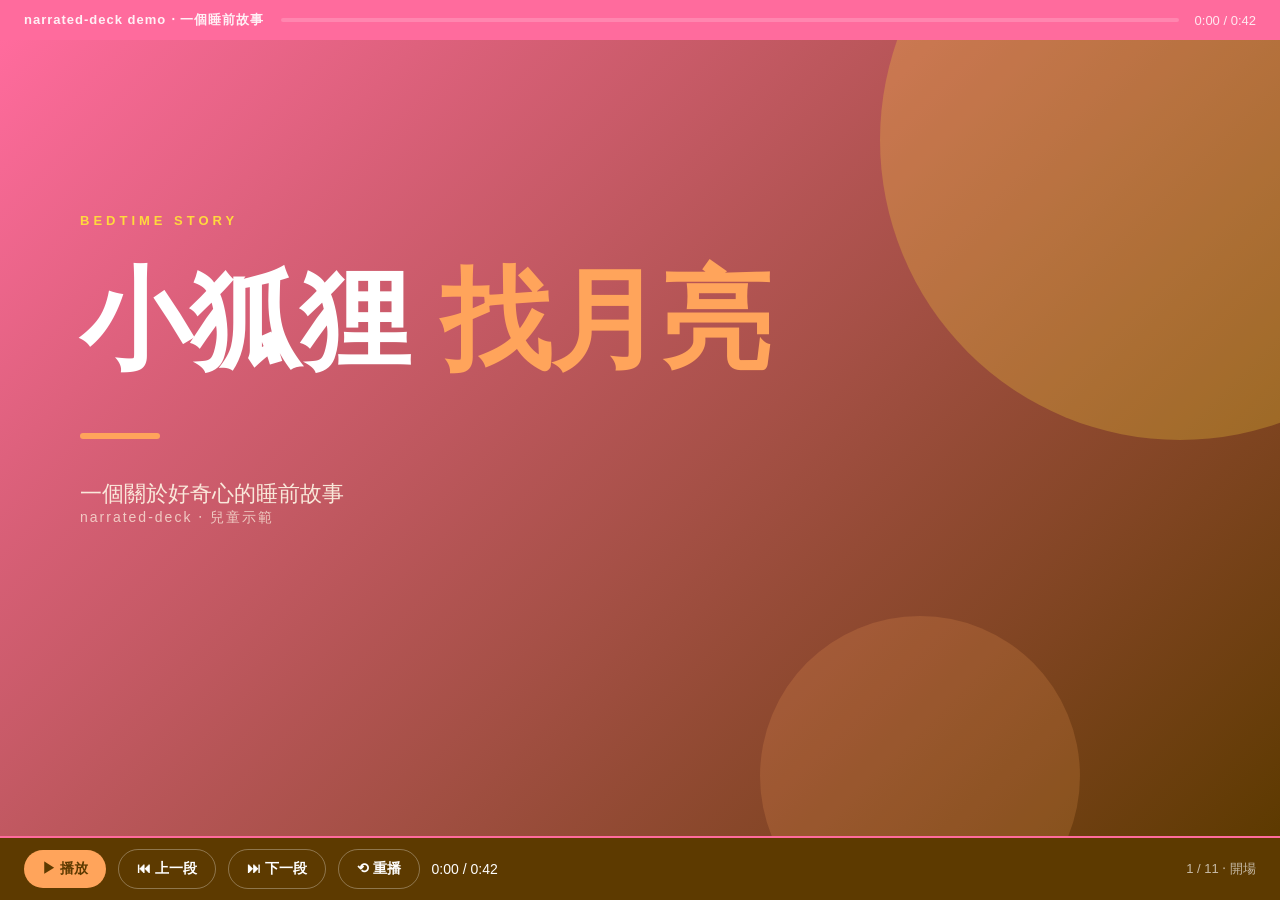
<file: plugins/narrated-deck/examples/minimal/index.html>
<!DOCTYPE html>
<html lang="zh-Hant">
<head>
<meta charset="utf-8">
<title>小狐狸找月亮 ‧ 一個睡前故事</title>
<meta name="viewport" content="width=device-width, initial-scale=1">
<style>
/* ── Theme tokens (overridden by themes/{theme}.css below) ──────── */
:root {
  --primary: #2C5F2D;
  --secondary: #97BC62;
  --accent: #C7392F;
  --warn: #E8A93C;
  --cream: #F5F4EC;
  --ink: #1A2E1B;
  --dim: #6B7770;
  --white: #ffffff;
  --display-font: "Microsoft JhengHei", "PingFang TC", "Noto Sans CJK TC", "Source Han Sans TC", sans-serif;
}
* { box-sizing: border-box; margin: 0; padding: 0; }
html, body {
  width: 100%; height: 100%; overflow: hidden;
  font-family: var(--display-font);
  background: #000; color: var(--ink);
}
#stage {
  position: relative; width: 100vw; height: 100vh;
  background: var(--cream); overflow: hidden;
  display: flex; flex-direction: column;
}

/* ── Top bar ───────────────────────────────────── */
.topbar {
  height: 40px; background: var(--primary); color: white;
  display: flex; align-items: center; padding: 0 24px;
  font-size: 13px; gap: 16px; flex-shrink: 0;
}
.crumb { opacity: 0.9; font-weight: 600; letter-spacing: 1px; }
.progress { flex: 1; height: 4px; background: rgba(255,255,255,0.18); border-radius: 2px; position: relative; }
.progress-bar { position: absolute; top: 0; left: 0; bottom: 0; width: 0%; background: var(--warn); border-radius: 2px; transition: width 0.15s; }
.time { font-variant-numeric: tabular-nums; opacity: 0.85; }

/* ── Stage frame ────────────────────────────────── */
.frame { position: relative; flex: 1; overflow: hidden; background: var(--cream); }

/* ── Generic scene ──────────────────────────────── */
.scene {
  position: absolute; inset: 0; padding: 48px 64px 200px;
  opacity: 0; transform: translateY(20px);
  transition: opacity 0.7s ease, transform 0.7s ease;
  pointer-events: none; display: flex; flex-direction: column;
}
.scene.active { opacity: 1; transform: translateY(0); pointer-events: auto; }
.eyebrow { font-size: 13px; letter-spacing: 4px; color: var(--primary); font-weight: 700; text-transform: uppercase; margin-bottom: 10px; }
.h1 { font-size: 42px; font-weight: 800; color: var(--ink); margin-bottom: 28px; line-height: 1.2; }
.h2 { font-size: 28px; font-weight: 700; color: var(--ink); margin-bottom: 14px; }
.lead { font-size: 18px; color: var(--dim); line-height: 1.6; }

/* ── Scene: title / outro shared ──────────────────── */
.scene-title, .scene-outro {
  background: linear-gradient(135deg, var(--primary) 0%, var(--ink) 100%);
  padding: 64px 80px 200px;
  color: white;
  justify-content: center;
}
.scene-title .eyebrow, .scene-outro .eyebrow { color: var(--secondary); }
.scene-title .display, .scene-outro .display { font-size: 88px; font-weight: 800; line-height: 1.05; color: white; margin: 24px 0; }
.scene-title .display .accent, .scene-outro .display .accent { color: var(--warn); }
.scene-title .tagline, .scene-outro .tagline { font-size: 22px; color: var(--cream); margin-top: 24px; opacity: 0.9; }
.scene-title .ribbon { width: 80px; height: 6px; background: var(--warn); margin: 32px 0 16px; border-radius: 3px; }
.scene-title .series, .scene-outro .next { font-size: 14px; color: var(--cream); opacity: 0.7; letter-spacing: 2px; }
.scene-title .blob, .scene-outro .blob { position: absolute; border-radius: 50%; pointer-events: none; }
.scene-title .blob.b1 { right: -200px; top: -200px; width: 600px; height: 600px; background: var(--secondary); opacity: 0.25; }
.scene-title .blob.b2 { right: 200px; bottom: -100px; width: 320px; height: 320px; background: var(--warn); opacity: 0.18; }
.scene-outro .blob.b1 { left: -150px; top: -150px; width: 500px; height: 500px; background: var(--secondary); opacity: 0.2; }
.scene-outro .blob.b2 { right: -100px; bottom: -200px; width: 480px; height: 480px; background: var(--warn); opacity: 0.15; }

/* ── Scene: 2-column painpoint ────────────────────── */
.painpoint { display: grid; grid-template-columns: 1fr 1fr; gap: 24px; margin-top: 12px; }
.panel { background: white; border-radius: 12px; padding: 28px; box-shadow: 0 4px 16px rgba(0,0,0,0.06); }
.panel.dark { background: var(--primary); color: white; box-shadow: 0 8px 24px rgba(0,0,0,0.18); }
.panel h3 { font-size: 22px; margin-bottom: 16px; }
.panel.dark h3 { color: var(--warn); }
.panel ul { list-style: none; padding: 0; margin: 0 0 16px; }
.panel li { padding: 8px 0; font-size: 16px; line-height: 1.5; }
.panel li::before { content: "‧ "; color: var(--secondary); font-weight: bold; }
.panel.dark li::before { color: var(--warn); }
.panel .stat { font-size: 14px; color: var(--dim); margin-top: 16px; }
.panel.dark .stat { color: rgba(255,255,255,0.7); }
.panel .stat .num { font-size: 32px; font-weight: 800; color: var(--accent); margin-left: 8px; vertical-align: middle; }
.panel.dark .stat .num { color: var(--warn); }

/* ── Scene: 3-card row (objectives / takeaways / etc.) ──────────── */
.cards-3 { display: grid; grid-template-columns: 1fr 1fr 1fr; gap: 24px; margin-top: 24px; }
.cards-2 { display: grid; grid-template-columns: 1fr 1fr; gap: 24px; margin-top: 24px; }
.card { background: white; border-radius: 12px; padding: 28px; display: flex; gap: 20px; align-items: flex-start; box-shadow: 0 4px 16px rgba(0,0,0,0.06); }
.card-num { width: 64px; height: 64px; border-radius: 50%; display: flex; align-items: center; justify-content: center; color: white; font-size: 30px; font-weight: 800; flex-shrink: 0; }
.card-num.c1 { background: var(--primary); }
.card-num.c2 { background: var(--secondary); }
.card-num.c3 { background: var(--accent); }
.card-num.c4 { background: var(--warn); color: var(--ink); }
.card-title { font-size: 18px; font-weight: 700; color: var(--ink); margin-bottom: 8px; }
.card-body { font-size: 14px; color: var(--dim); line-height: 1.5; }
.tagline-center { margin-top: 36px; text-align: center; font-style: italic; color: var(--primary); font-size: 22px; font-weight: 700; }

/* ── Scene: callout stack (FAQ / answers / 3-color signal) ────── */
.callout-stack { display: flex; flex-direction: column; gap: 14px; margin-top: 18px; }
.callout { background: white; border-radius: 10px; padding: 18px 22px; display: flex; gap: 16px; align-items: flex-start; box-shadow: 0 2px 8px rgba(0,0,0,0.05); }
.callout-icon { width: 44px; height: 44px; border-radius: 50%; color: white; font-weight: 800; display: flex; align-items: center; justify-content: center; flex-shrink: 0; font-size: 18px; }
.cl-p { background: var(--primary); }
.cl-s { background: var(--secondary); }
.cl-a { background: var(--accent); }
.cl-w { background: var(--warn); color: var(--ink); }
.cl-blue { background: #3b82c4; }
.callout-title { font-size: 17px; font-weight: 700; color: var(--ink); }
.callout-desc { font-size: 14px; color: var(--dim); line-height: 1.55; margin-top: 4px; }

/* ── Scene: browser-style demo ──────────────────── */
.browser { background: white; border-radius: 10px; overflow: hidden; box-shadow: 0 8px 24px rgba(0,0,0,0.12); margin-top: 18px; }
.browser-bar { background: var(--ink); padding: 8px 12px; display: flex; align-items: center; gap: 6px; }
.dot { width: 10px; height: 10px; border-radius: 50%; }
.dot.r { background: var(--accent); } .dot.y { background: var(--warn); } .dot.g { background: var(--secondary); }
.browser-url { color: var(--cream); font-size: 11px; margin-left: 12px; opacity: 0.8; }
.browser-body { padding: 24px; min-height: 280px; }
.browser-body h4 { font-size: 18px; color: var(--primary); margin-bottom: 12px; }

/* ── Subtitle bar ───────────────────────────────── */
.subtitle-bar {
  position: absolute; left: 64px; right: 64px; bottom: 88px;
  background: rgba(26, 46, 27, 0.94); color: white;
  padding: 18px 28px; border-radius: 10px;
  font-size: 22px; line-height: 1.5;
  min-height: 70px; display: flex; align-items: center;
  transition: opacity 0.3s;
  backdrop-filter: blur(8px);
  box-shadow: 0 8px 32px rgba(0,0,0,0.25);
  z-index: 90;
}
.subtitle-bar.empty { opacity: 0; }
.subtitle-bar .marker { color: var(--warn); margin-right: 12px; flex-shrink: 0; font-weight: bold; }

/* ── Controls bar ───────────────────────────────── */
.controls {
  height: 64px; background: var(--ink);
  display: flex; align-items: center; padding: 0 24px; gap: 12px;
  flex-shrink: 0; border-top: 2px solid var(--primary);
}
.btn { background: var(--primary); color: white; border: none; padding: 10px 18px; border-radius: 6px; cursor: pointer; font-size: 14px; font-family: inherit; transition: background 0.2s; font-weight: 600; }
.btn:hover { background: var(--secondary); color: var(--ink); }
.btn.warn { background: var(--warn); color: var(--ink); }
.btn.warn:hover { background: white; }
.btn.ghost { background: transparent; border: 1px solid rgba(255,255,255,0.3); }
.btn.ghost:hover { background: rgba(255,255,255,0.1); color: white; }
.timeinfo { color: white; font-size: 14px; font-variant-numeric: tabular-nums; }
.scene-chip { color: rgba(255,255,255,0.65); font-size: 13px; margin-left: auto; }
.no-audio-note { color: var(--warn); font-size: 12px; padding: 6px 12px; background: rgba(232,169,60,0.15); border-radius: 4px; }
audio { display: none; }

/* small screen */
@media (max-width: 900px) {
  .scene { padding: 32px 24px 120px; }
  .h1 { font-size: 28px; }
  .painpoint, .cards-3, .cards-2 { grid-template-columns: 1fr; }
  .scene-title .display, .scene-outro .display { font-size: 44px; }
  .subtitle-bar { left: 16px; right: 16px; font-size: 16px; }
}

/* /* Theme: children — playful, warm, big-fonted */
/* For bedtime stories, picture books, kids' educational content, sing-alongs.
   Wider line-height + larger subtitles so young readers can follow along. */

:root {
  --primary: #FF6B9D;     /* warm pink */
  --secondary: #FFD93D;   /* sunny yellow */
  --accent: #4ECDC4;      /* mint teal */
  --warn: #FFA45B;        /* orange */
  --cream: #FFF8E7;       /* eggshell */
  --ink: #5D3A00;         /* warm brown ink */
  --dim: #A47148;         /* soft brown */
  --white: #ffffff;
  --display-font: "Comic Sans MS", "Chalkboard SE", "Microsoft JhengHei",
                  "PingFang TC", sans-serif;
}

/* Bigger subtitles for young readers */
.subtitle-bar {
  font-size: 30px !important;
  background: rgba(93, 58, 0, 0.92) !important;
  border: 3px solid var(--warn) !important;
}
.subtitle-bar .marker { color: var(--secondary) !important; }

/* Rounder everything */
.card, .panel, .callout, .browser, .btn { border-radius: 24px !important; }

/* Display fonts bigger */
.scene-title .display, .scene-outro .display { font-size: 110px !important; }
.h1 { font-size: 56px !important; }
.h2 { font-size: 36px !important; }
 */
</style>
</head>
<body>
<div id="stage">

  <!-- Top brand bar -->
  <div class="topbar">
    <div class="crumb">narrated-deck demo ‧ 一個睡前故事</div>
    <div class="progress"><div class="progress-bar" id="progressBar"></div></div>
    <div class="time" id="topTime">0:00 / 0:00</div>
  </div>

  <!-- Scene stage -->
  <div class="frame" id="frame">

    <div class="scene scene-title" data-id="s01">
      <span class="blob b1"></span><span class="blob b2"></span>
      <div class="eyebrow">BEDTIME STORY</div>
      <div class="display">小狐狸 <span class='accent'>找月亮</span></div>
      <div class="ribbon"></div>
      <div class="tagline">一個關於好奇心的睡前故事</div>
      <div class="series">narrated-deck ‧ 兒童示範</div>
    </div>

    <div class="scene" data-id="s02">
      <div class="eyebrow">第一幕</div>
      <div class="h1">森林裡的小米</div>
      <div class="lead">牠是一隻好奇心很重的小狐狸，喜歡晚上出來探險。</div>
      
    </div>

    <div class="scene" data-id="s03">
      <div class="eyebrow">第二幕</div>
      <div class="h1">那是什麼？</div>
      <div class="lead">天上有個圓圓亮亮的東西，小米沒看過。</div>
      
    </div>

    <div class="scene" data-id="s04">
      <div class="eyebrow">第三幕</div>
      <div class="h1">媽媽告訴小米</div>
      <div class="cards-2">
        <div class="card">
          <div class="card-num c1">🌙</div>
          <div>
            <div class="card-title">那是月亮</div>
            <div class="card-body">天上的明亮夥伴</div>
          </div>
        </div>
        <div class="card">
          <div class="card-num c2">💤</div>
          <div>
            <div class="card-title">陪大家睡覺</div>
            <div class="card-body">每天晚上都會出現</div>
          </div>
        </div></div>
      
    </div>

    <div class="scene" data-id="s05">
      <div class="eyebrow">第四幕</div>
      <div class="h1">原來如此</div>
      <div class="lead">月亮一直都在天上，看著小米和所有小朋友。</div>
      
    </div>

    <div class="scene scene-outro" data-id="s06">
      <span class="blob b1"></span><span class="blob b2"></span>
      <div class="display">晚安，<span class='accent'>小米</span><br>晚安，月亮</div>
      <div class="next">故事說完了，該睡覺囉。</div>
    </div>
  </div><!-- /.frame -->

  <!-- Subtitle overlay -->
  <div class="subtitle-bar empty" id="subtitleBar"></div>

  <!-- Controls -->
  <div class="controls">
    <button class="btn warn" id="playBtn">▶ 播放</button>
    <button class="btn ghost" id="prevBtn">⏮ 上一段</button>
    <button class="btn ghost" id="nextBtn">⏭ 下一段</button>
    <button class="btn ghost" id="restartBtn">⟲ 重播</button>
    <div class="timeinfo" id="timeinfo">0:00 / 0:00</div>
    <div class="no-audio-note" id="audioNote" style="display:none">部分配音檔尚未產生（將以預估秒數播放靜音）</div>
    <div class="scene-chip" id="sceneChip">場景 1</div>
    <audio id="player" preload="auto"></audio>
  </div>

</div>

<script>
// ────────────────────────────────────────────────
//  Subs (injected from {prefix}.subs.json)
// ────────────────────────────────────────────────
const PREFIX = "BEDTIME";
const AUDIO_DIR = "audio";
const SUBS = [
  {
    "id": "001",
    "scene": "s01",
    "text": "",
    "dur": 3
  },
  {
    "id": "002",
    "scene": "s02",
    "text": "從前從前，森林裡住著一隻小狐狸。"
  },
  {
    "id": "003",
    "scene": "s02",
    "text": "牠的名字叫做小米。"
  },
  {
    "id": "004",
    "scene": "s03",
    "text": "有一天晚上，小米抬頭看見天上有一個圓圓的、亮亮的東西。"
  },
  {
    "id": "005",
    "scene": "s03",
    "text": "「那是什麼呀？」小米好奇地問。"
  },
  {
    "id": "006",
    "scene": "s04",
    "text": "媽媽輕輕地說：「那是月亮。」"
  },
  {
    "id": "007",
    "scene": "s04",
    "text": "「月亮每天晚上都會出來，陪著大家睡覺。」"
  },
  {
    "id": "008",
    "scene": "s05",
    "text": "小米開心地笑了。"
  },
  {
    "id": "009",
    "scene": "s05",
    "text": "原來，月亮一直都在天上看著我們。"
  },
  {
    "id": "010",
    "scene": "s06",
    "text": "晚安，小米。晚安，月亮。"
  },
  {
    "id": "011",
    "scene": "s06",
    "text": "",
    "dur": 5
  }
];

// scene id → human label (injected from scenes.json)
const SCENE_LABELS = {"s01": "開場", "s02": "介紹小狐狸", "s03": "發現月亮", "s04": "媽媽說明", "s05": "小米明白了", "s06": "晚安"};

// ────────────────────────────────────────────────
//  Player core (do not touch — proven on Kaohsiung pilot)
// ────────────────────────────────────────────────
function estDur(s) {
  if (s.dur) return s.dur;
  if (!s.text) return 1.5;
  // ~4 Chinese chars/sec; ~2.5 English words/sec
  const isAscii = /^[\x00-\x7f\s\p{P}]*$/u.test(s.text);
  return Math.max(1.8, isAscii ? s.text.split(/\s+/).length / 2.5 : s.text.length / 4);
}
function sceneLabel(sid) { return SCENE_LABELS[sid] || sid; }
const TOTAL_EST = SUBS.reduce((a, s) => a + estDur(s), 0);

const player = document.getElementById('player');
const sceneEls = Array.from(document.querySelectorAll('.scene'));
const subtitleBar = document.getElementById('subtitleBar');
const progressBar = document.getElementById('progressBar');
const topTime = document.getElementById('topTime');
const timeinfo = document.getElementById('timeinfo');
const sceneChip = document.getElementById('sceneChip');
const audioNote = document.getElementById('audioNote');
const playBtn = document.getElementById('playBtn');

let curIdx = 0;
let isPlaying = false;
let virtualTimer = null;
let elapsedBefore = 0;
const actualDur = {};

function fmt(t) {
  const m = Math.floor(t / 60);
  const s = Math.floor(t % 60);
  return `${m}:${s.toString().padStart(2,'0')}`;
}
function durOf(s) { return actualDur[s.id] || estDur(s); }
function recalcElapsedBefore(idx) {
  let t = 0;
  for (let i = 0; i < idx; i++) t += durOf(SUBS[i]);
  elapsedBefore = t;
}
function audioUrl(s) { return `${AUDIO_DIR}/${PREFIX}-${s.id}.mp3`; }
function showScene(sid) {
  sceneEls.forEach(el => el.classList.toggle('active', el.getAttribute('data-id') === sid));
}
function showSub(s) {
  if (s.text && s.text.trim()) {
    subtitleBar.innerHTML = `<span class="marker">▸</span>${s.text}`;
    subtitleBar.classList.remove('empty');
  } else {
    subtitleBar.classList.add('empty');
  }
}
function updateChrome(curT) {
  const total = Math.max(TOTAL_EST, curT);
  const pct = Math.min(100, curT / total * 100);
  progressBar.style.width = pct + '%';
  topTime.textContent = `${fmt(curT)} / ${fmt(total)}`;
  timeinfo.textContent = `${fmt(curT)} / ${fmt(total)}`;
  sceneChip.textContent = `${curIdx+1} / ${SUBS.length} ‧ ${sceneLabel(SUBS[curIdx].scene)}`;
}
function render(curIntra=0) {
  const s = SUBS[curIdx];
  showScene(s.scene);
  showSub(s);
  updateChrome(elapsedBefore + curIntra);
}
function clearTimers() {
  if (virtualTimer) { clearTimeout(virtualTimer); virtualTimer = null; }
}
function advance() {
  const s = SUBS[curIdx];
  if (player.duration && !isNaN(player.duration) && player.duration > 0.1) {
    actualDur[s.id] = player.duration;
  }
  clearTimers();
  if (curIdx + 1 < SUBS.length) {
    curIdx++;
    elapsedBefore += durOf(s);
    render(0);
    if (isPlaying) playCurrent();
  } else {
    stop();
  }
}

const preloader = new Audio();
preloader.preload = 'auto';
function preloadNext() {
  for (let j = curIdx + 1; j < SUBS.length; j++) {
    if (SUBS[j].text && SUBS[j].text.trim()) {
      preloader.src = audioUrl(SUBS[j]);
      preloader.load();
      return;
    }
  }
}

function playCurrent() {
  const s = SUBS[curIdx];
  clearTimers();
  if (s.text && s.text.trim()) {
    player.src = audioUrl(s);
    player.load();
    const promise = player.play();
    if (promise && promise.catch) promise.catch(err => {
      console.warn('audio play failed:', err);
      virtualTimer = setTimeout(advance, estDur(s) * 1000);
    });
    audioNote.style.display = 'none';
    preloadNext();
  } else {
    virtualTimer = setTimeout(advance, estDur(s) * 1000);
    preloadNext();
  }
}
function play() { isPlaying = true; playBtn.textContent = '⏸ 暫停'; playCurrent(); }
function pause() { isPlaying = false; playBtn.textContent = '▶ 播放'; clearTimers(); player.pause(); }
function stop() { pause(); curIdx = 0; elapsedBefore = 0; render(0); }
function goTo(idx, autoplay = isPlaying) {
  clearTimers();
  player.pause();
  curIdx = Math.max(0, Math.min(SUBS.length - 1, idx));
  recalcElapsedBefore(curIdx);
  render(0);
  if (autoplay) playCurrent();
}
function gotoScene(direction) {
  const curScene = SUBS[curIdx].scene;
  if (direction === 'next') {
    let i = curIdx;
    while (i < SUBS.length && SUBS[i].scene === curScene) i++;
    if (i >= SUBS.length) i = curIdx;
    goTo(i);
  } else {
    let i = curIdx;
    while (i > 0 && SUBS[i-1].scene === curScene) i--;
    if (i === curIdx && i > 0) {
      const prevScene = SUBS[i-1].scene;
      i--;
      while (i > 0 && SUBS[i-1].scene === prevScene) i--;
    }
    goTo(i);
  }
}

player.addEventListener('ended', advance);
player.addEventListener('error', e => {
  console.warn('audio error for', SUBS[curIdx].id, e);
  if (isPlaying) {
    clearTimers();
    virtualTimer = setTimeout(advance, estDur(SUBS[curIdx]) * 1000);
  }
  audioNote.style.display = '';
});
player.addEventListener('timeupdate', () => {
  if (isPlaying) render(player.currentTime || 0);
});

playBtn.addEventListener('click', () => isPlaying ? pause() : play());
document.getElementById('restartBtn').addEventListener('click', stop);
document.getElementById('prevBtn').addEventListener('click', () => gotoScene('prev'));
document.getElementById('nextBtn').addEventListener('click', () => gotoScene('next'));

document.addEventListener('keydown', e => {
  if (e.code === 'Space') { e.preventDefault(); playBtn.click(); }
  if (e.code === 'ArrowLeft') gotoScene('prev');
  if (e.code === 'ArrowRight') gotoScene('next');
});

render(0);
</script>
</body>
</html>
</file>
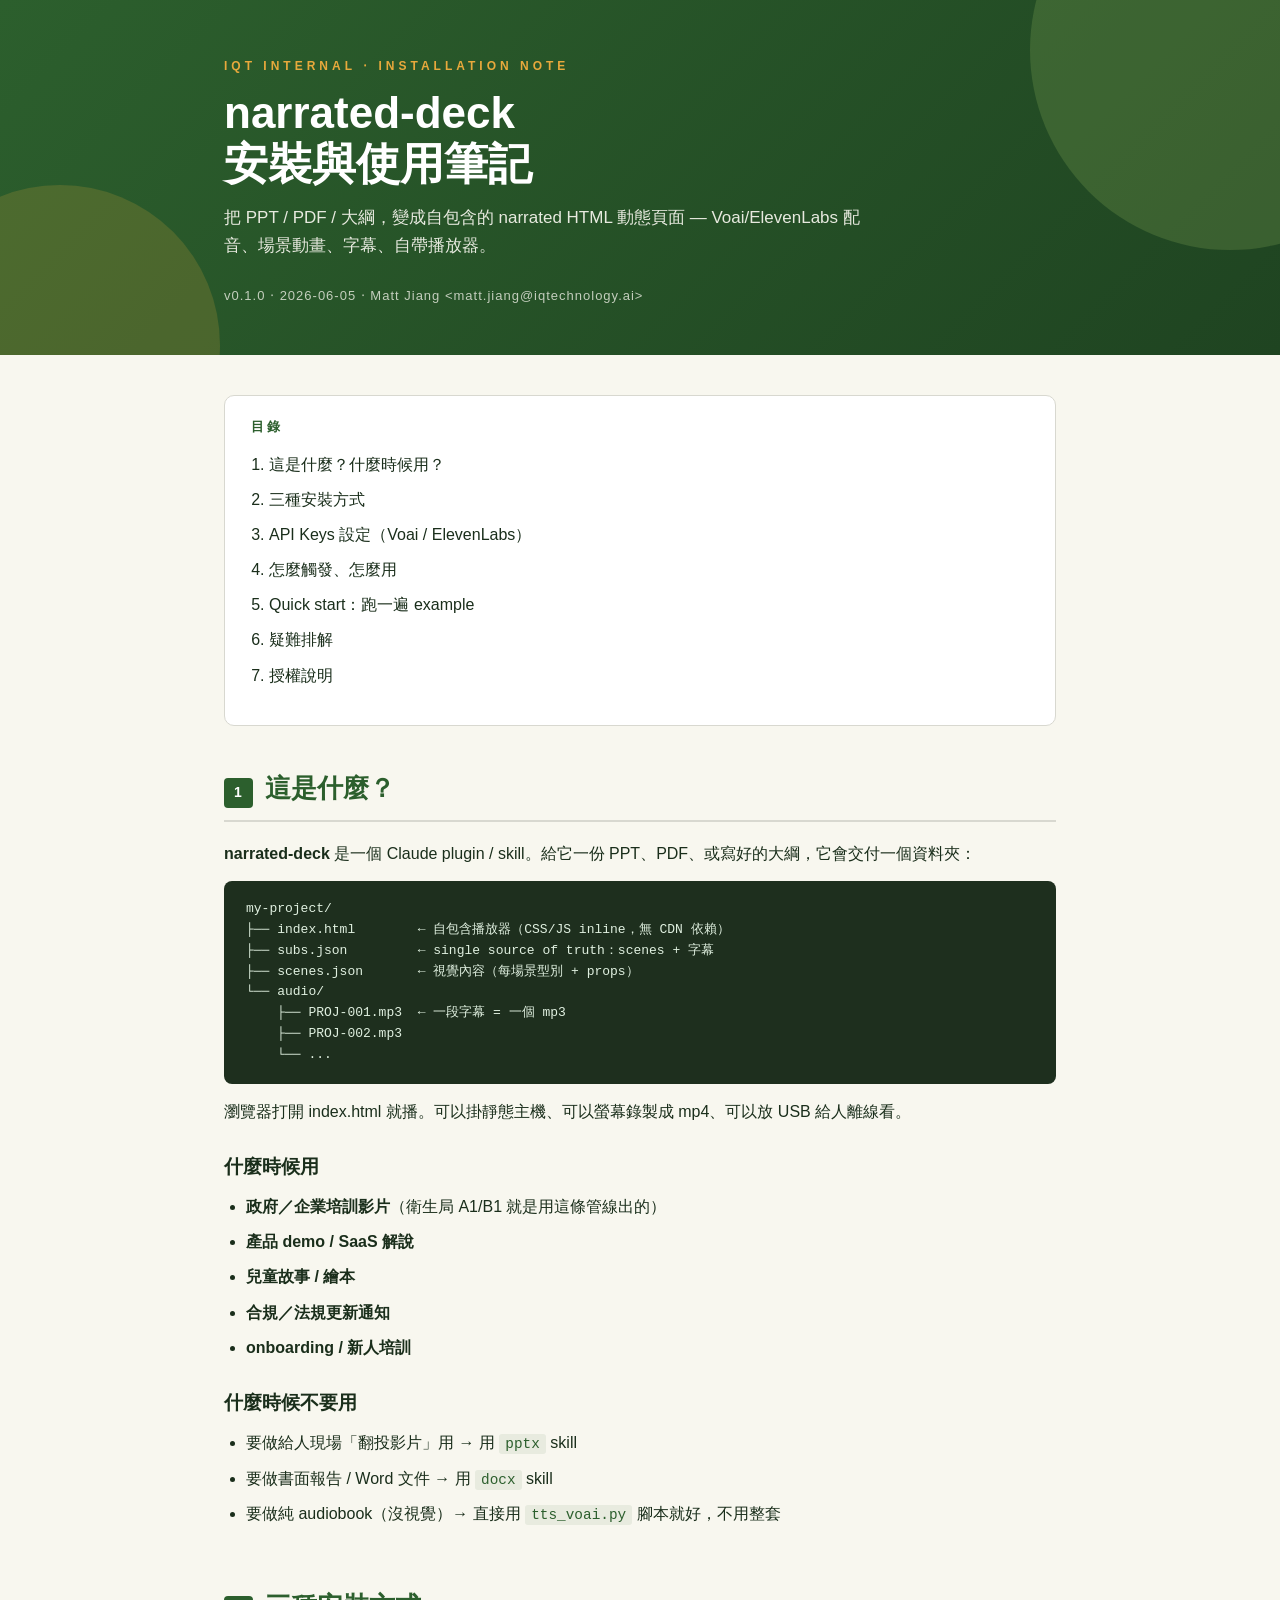
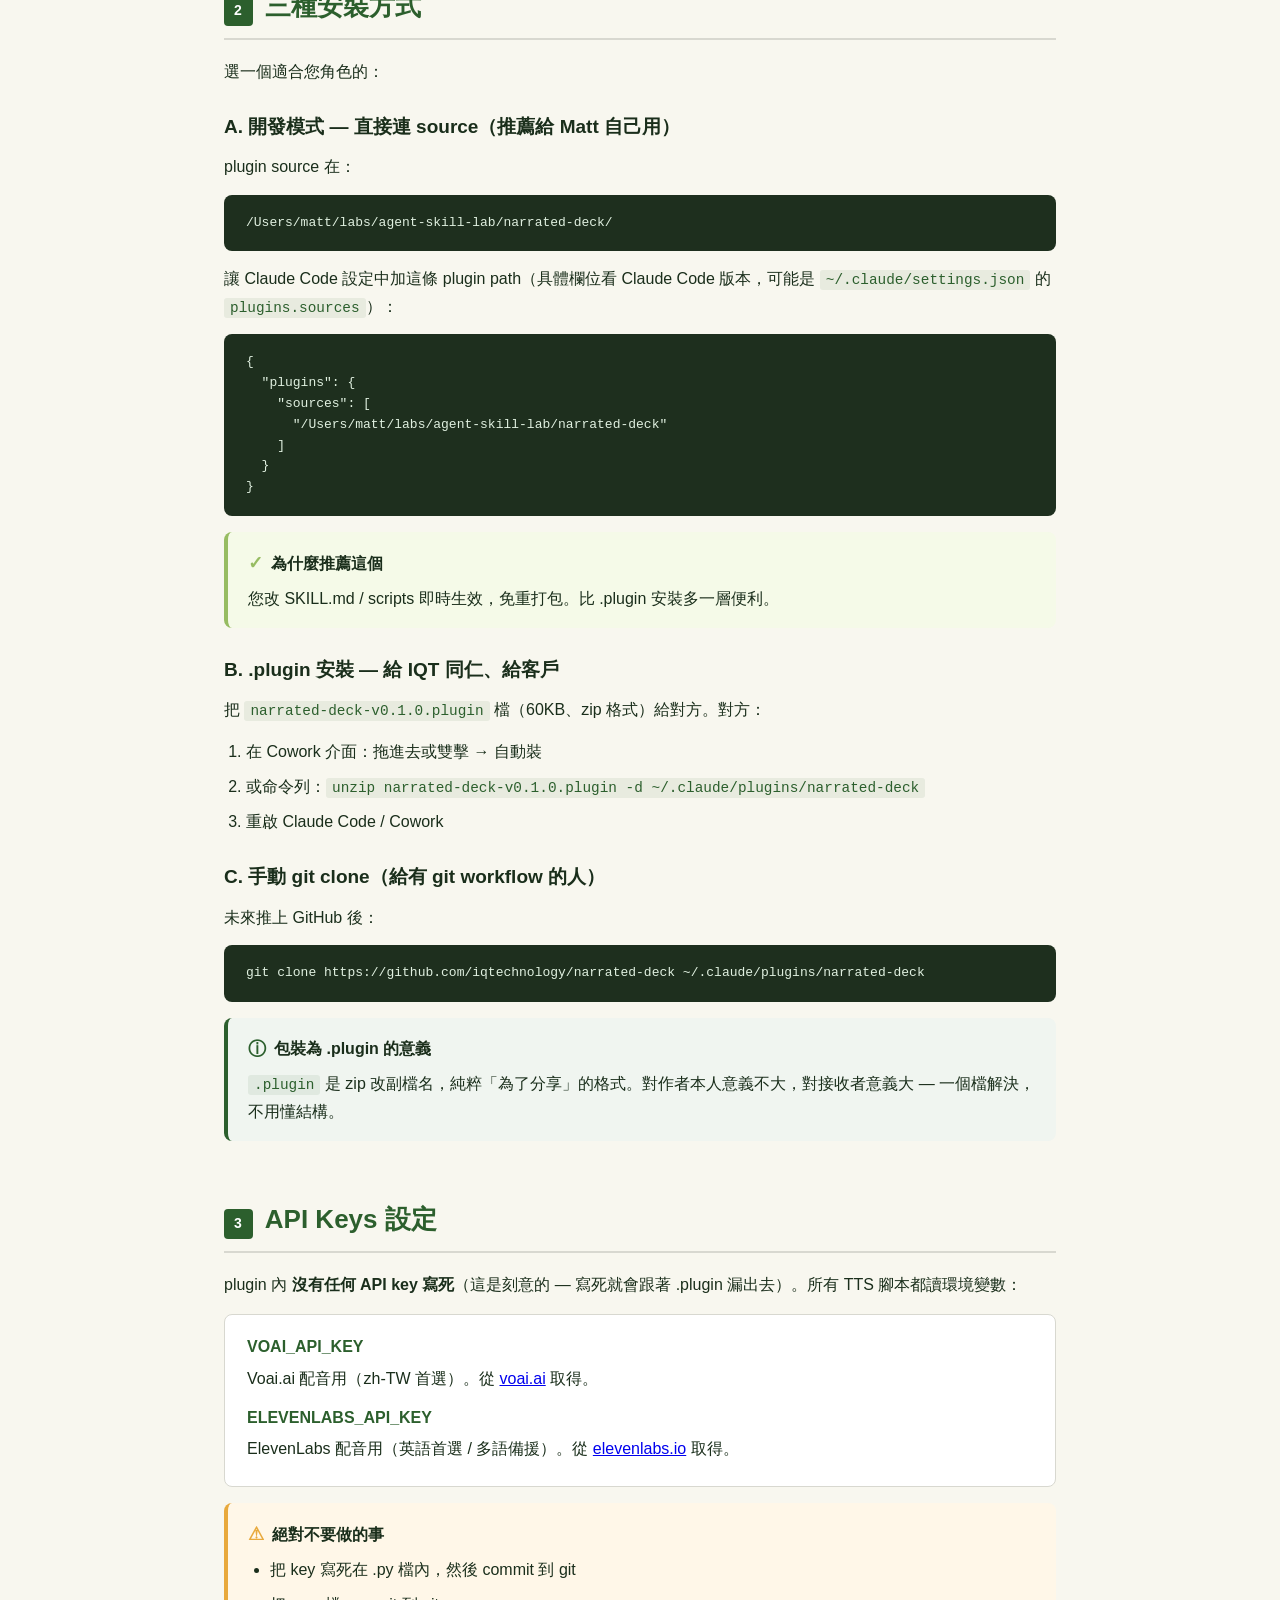
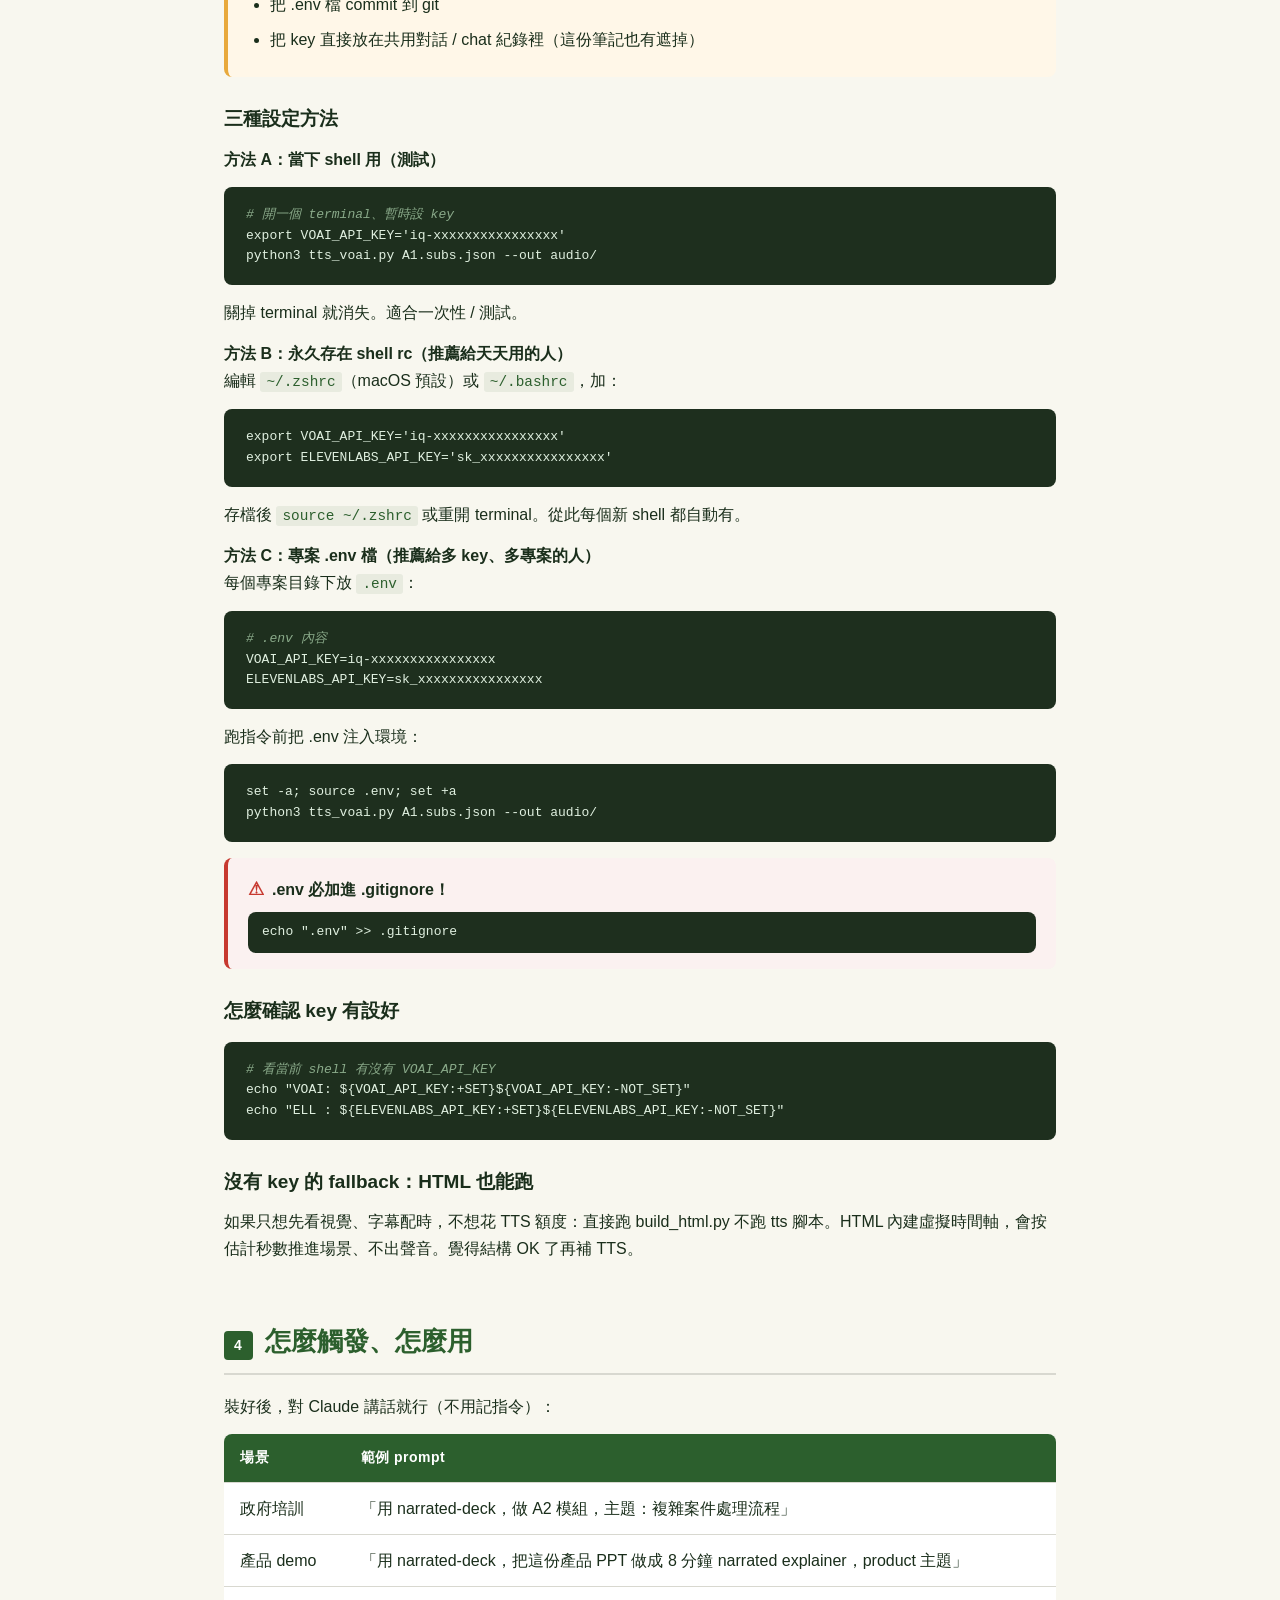
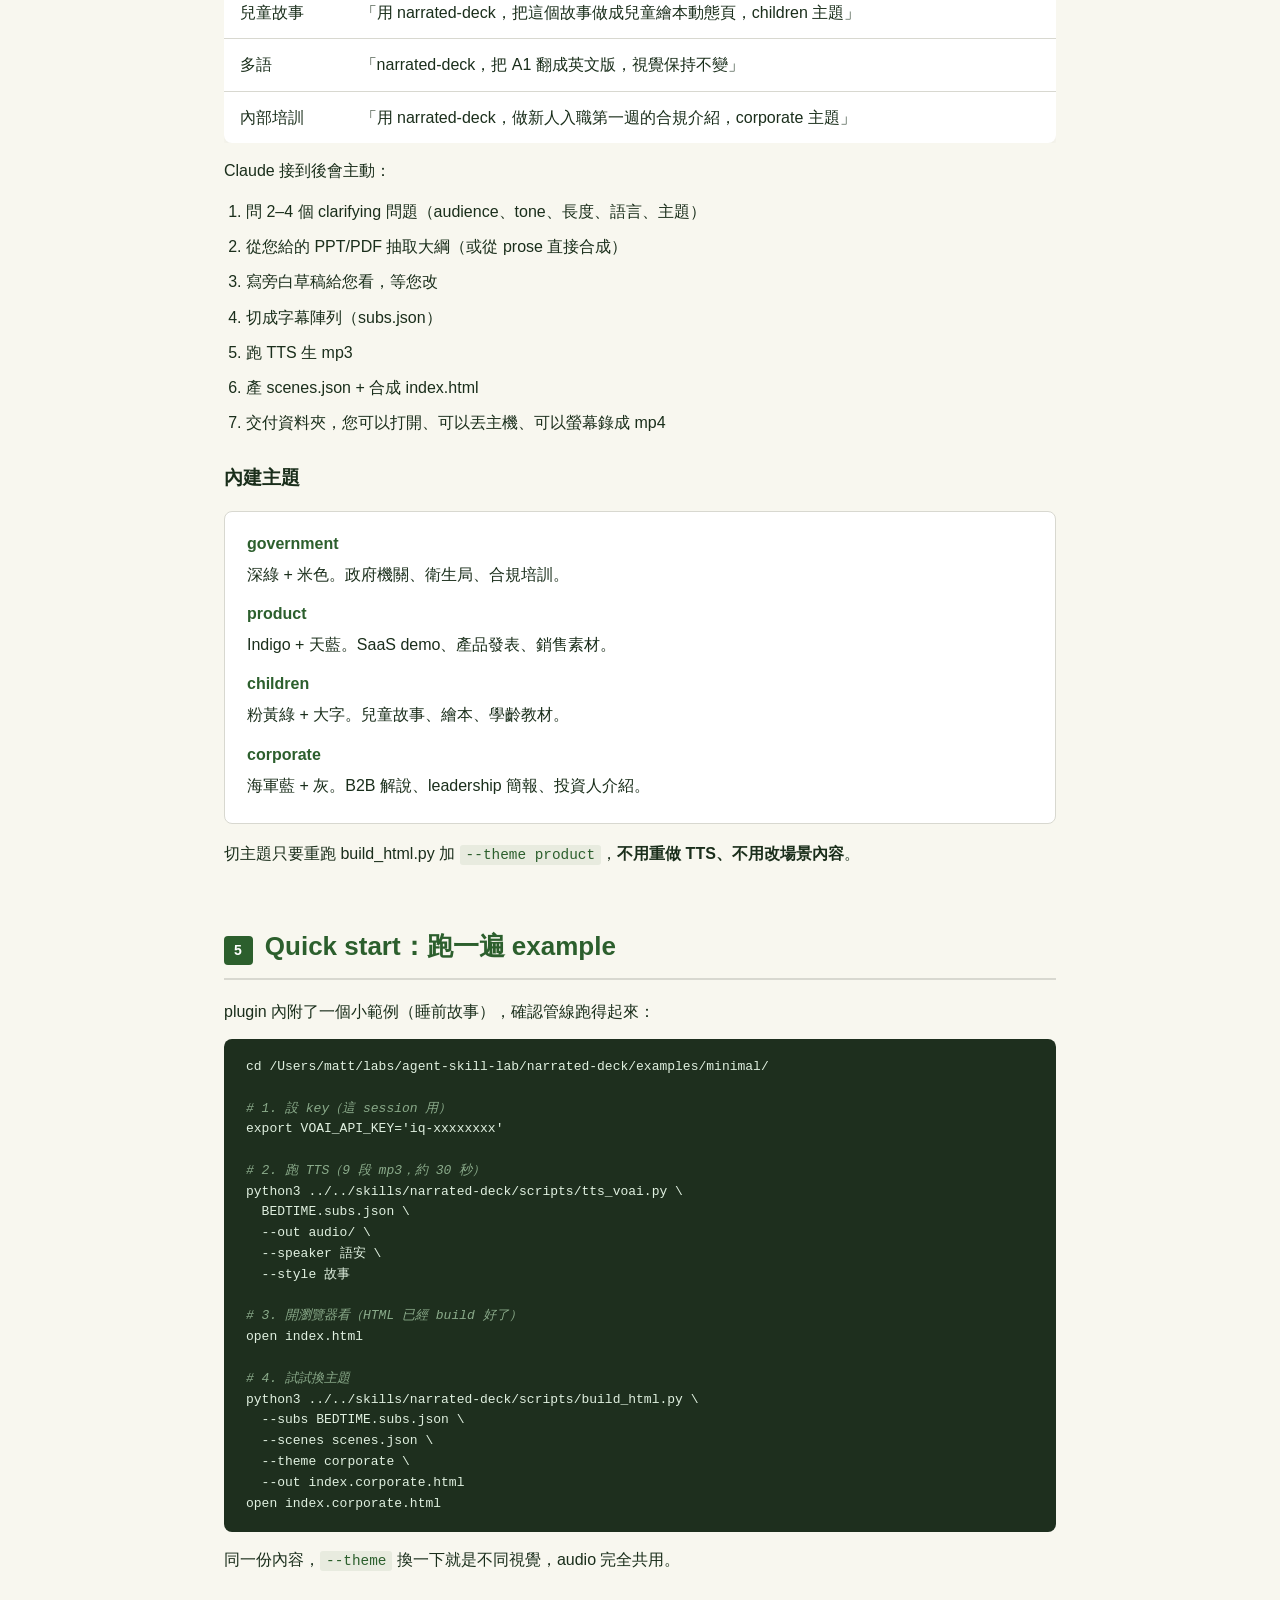
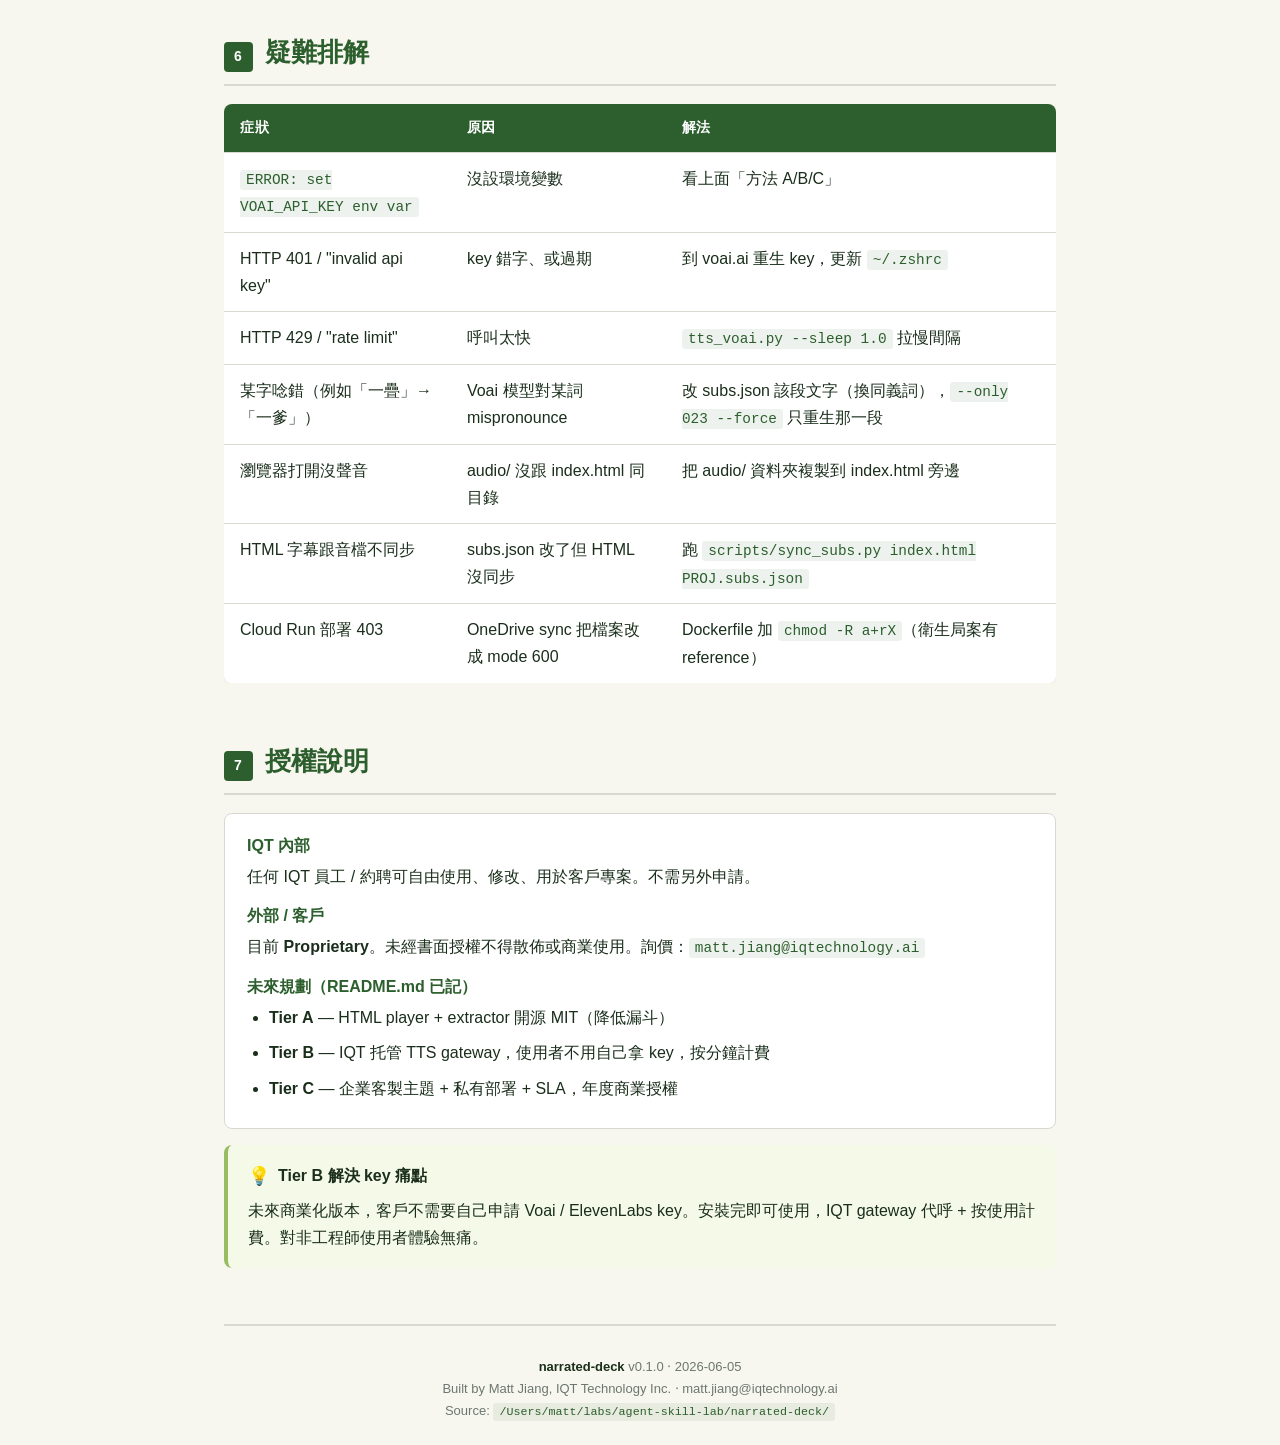
<file: plugins/narrated-deck/doc/narrated-deck-安裝筆記.html>
<!DOCTYPE html>
<html lang="zh-Hant">
<head>
<meta charset="utf-8">
<title>narrated-deck ‧ 安裝筆記</title>
<meta name="viewport" content="width=device-width, initial-scale=1">
<style>
:root {
  --primary: #2C5F2D;
  --secondary: #97BC62;
  --accent: #C7392F;
  --warn: #E8A93C;
  --cream: #F8F7EF;
  --ink: #1A2E1B;
  --dim: #6B7770;
  --code-bg: #1E2F1E;
  --code-fg: #E0F0E0;
  --border: #d8d8d0;
}
* { box-sizing: border-box; margin: 0; padding: 0; }
html { scroll-behavior: smooth; }
body {
  font-family: "PingFang TC", "Microsoft JhengHei", "Noto Sans CJK TC", -apple-system, sans-serif;
  color: var(--ink);
  background: var(--cream);
  line-height: 1.7;
  font-size: 16px;
}
.wrap { max-width: 880px; margin: 0 auto; padding: 0 24px; }

/* hero */
.hero {
  background: linear-gradient(135deg, var(--primary) 0%, #1f4421 100%);
  color: white;
  padding: 56px 0 48px;
  margin-bottom: 40px;
  position: relative;
  overflow: hidden;
}
.hero::before, .hero::after {
  content: ""; position: absolute; border-radius: 50%; pointer-events: none;
}
.hero::before { right: -150px; top: -150px; width: 400px; height: 400px; background: var(--secondary); opacity: 0.22; }
.hero::after  { left: -100px; bottom: -150px; width: 320px; height: 320px; background: var(--warn); opacity: 0.18; }
.hero .wrap { position: relative; z-index: 2; }
.eyebrow { font-size: 12px; letter-spacing: 4px; color: var(--warn); font-weight: 700; text-transform: uppercase; margin-bottom: 12px; }
h1 { font-size: 44px; font-weight: 800; line-height: 1.15; margin-bottom: 14px; }
.tagline { font-size: 17px; color: var(--cream); opacity: 0.92; max-width: 640px; }
.meta { margin-top: 24px; font-size: 13px; color: var(--cream); opacity: 0.75; letter-spacing: 1px; }

/* sections */
section { margin-bottom: 56px; }
h2 {
  font-size: 26px;
  font-weight: 800;
  color: var(--primary);
  margin-bottom: 18px;
  padding-bottom: 10px;
  border-bottom: 2px solid var(--border);
  display: flex;
  align-items: baseline;
  gap: 12px;
}
h2 .num {
  display: inline-block;
  background: var(--primary);
  color: white;
  font-size: 14px;
  padding: 3px 10px;
  border-radius: 4px;
  letter-spacing: 1px;
}
h3 { font-size: 19px; font-weight: 700; color: var(--ink); margin: 26px 0 10px; }
p { margin-bottom: 14px; }
ul, ol { margin: 0 0 16px 22px; }
li { margin-bottom: 8px; }

/* code */
code {
  background: rgba(44,95,45,0.08);
  color: var(--primary);
  padding: 2px 6px;
  border-radius: 3px;
  font-family: "SF Mono", "Menlo", "Consolas", monospace;
  font-size: 0.9em;
}
pre {
  background: var(--code-bg);
  color: var(--code-fg);
  padding: 18px 22px;
  border-radius: 8px;
  overflow-x: auto;
  margin: 14px 0;
  font-family: "SF Mono", "Menlo", "Consolas", monospace;
  font-size: 13px;
  line-height: 1.6;
  position: relative;
}
pre code { background: none; color: inherit; padding: 0; font-size: inherit; }
pre .cmt { color: #8aaa8a; font-style: italic; }

/* table */
.tbl-wrap { overflow-x: auto; margin: 14px 0; }
table { width: 100%; border-collapse: collapse; background: white; border-radius: 8px; overflow: hidden; box-shadow: 0 2px 8px rgba(0,0,0,0.05); }
th, td { padding: 12px 16px; text-align: left; border-bottom: 1px solid var(--border); vertical-align: top; }
th { background: var(--primary); color: white; font-weight: 700; font-size: 14px; letter-spacing: 0.5px; }
tr:last-child td { border-bottom: none; }
tr:hover td { background: var(--cream); }

/* call-out boxes */
.box {
  padding: 16px 20px;
  border-radius: 8px;
  margin: 16px 0;
  border-left: 4px solid;
  background: white;
}
.box.tip    { border-color: var(--secondary); background: #f5fae8; }
.box.warn   { border-color: var(--warn);      background: #FFF7E8; }
.box.danger { border-color: var(--accent);    background: #FBF1F0; }
.box.note   { border-color: var(--primary);   background: #f0f5f0; }
.box-title { font-weight: 700; margin-bottom: 6px; display: flex; align-items: center; gap: 8px; }
.box-title .icon { font-size: 18px; }
.box.tip .icon    { color: var(--secondary); }
.box.warn .icon   { color: var(--warn); }
.box.danger .icon { color: var(--accent); }
.box.note .icon   { color: var(--primary); }

/* TOC */
.toc {
  background: white;
  border-radius: 10px;
  padding: 20px 26px;
  margin-bottom: 40px;
  border: 1px solid var(--border);
}
.toc-title { font-size: 13px; letter-spacing: 3px; color: var(--primary); font-weight: 700; text-transform: uppercase; margin-bottom: 12px; }
.toc ol { margin-left: 18px; }
.toc a { color: var(--ink); text-decoration: none; font-weight: 500; }
.toc a:hover { color: var(--primary); text-decoration: underline; }

/* dl / definition list */
dl { background: white; border-radius: 8px; padding: 18px 22px; margin: 16px 0; border: 1px solid var(--border); }
dt { font-weight: 700; color: var(--primary); margin-top: 12px; }
dt:first-child { margin-top: 0; }
dd { margin-left: 0; margin-top: 4px; margin-bottom: 6px; color: var(--ink); }

/* footer */
.footer {
  margin-top: 48px;
  padding: 30px 0;
  border-top: 2px solid var(--border);
  font-size: 13px;
  color: var(--dim);
  text-align: center;
}
.footer strong { color: var(--ink); }

/* small */
strong { font-weight: 700; }
em { font-style: italic; color: var(--primary); }

@media (max-width: 640px) {
  h1 { font-size: 32px; }
  h2 { font-size: 22px; }
  .hero { padding: 36px 0 32px; }
  pre { font-size: 12px; padding: 14px 16px; }
}

@media print {
  body { background: white; }
  .hero { background: var(--primary) !important; -webkit-print-color-adjust: exact; print-color-adjust: exact; }
  pre { background: #f0f0f0; color: #1a1a1a; border: 1px solid #ccc; }
  .toc, .box, table { box-shadow: none; }
  a { color: var(--ink); text-decoration: none; }
}
</style>
</head>
<body>

<header class="hero">
  <div class="wrap">
    <div class="eyebrow">IQT INTERNAL ‧ INSTALLATION NOTE</div>
    <h1>narrated-deck<br>安裝與使用筆記</h1>
    <div class="tagline">把 PPT / PDF / 大綱，變成自包含的 narrated HTML 動態頁面 — Voai/ElevenLabs 配音、場景動畫、字幕、自帶播放器。</div>
    <div class="meta">v0.1.0 ‧ 2026-06-05 ‧ Matt Jiang &lt;matt.jiang@iqtechnology.ai&gt;</div>
  </div>
</header>

<main class="wrap">

<nav class="toc">
  <div class="toc-title">目錄</div>
  <ol>
    <li><a href="#what">這是什麼？什麼時候用？</a></li>
    <li><a href="#install">三種安裝方式</a></li>
    <li><a href="#keys">API Keys 設定（Voai / ElevenLabs）</a></li>
    <li><a href="#use">怎麼觸發、怎麼用</a></li>
    <li><a href="#quickstart">Quick start：跑一遍 example</a></li>
    <li><a href="#troubleshoot">疑難排解</a></li>
    <li><a href="#license">授權說明</a></li>
  </ol>
</nav>

<!-- ─────────────────────────────────────────────────── -->
<section id="what">
<h2><span class="num">1</span>這是什麼？</h2>

<p><strong>narrated-deck</strong> 是一個 Claude plugin / skill。給它一份 PPT、PDF、或寫好的大綱，它會交付一個資料夾：</p>

<pre><code>my-project/
├── index.html        ← 自包含播放器（CSS/JS inline，無 CDN 依賴）
├── subs.json         ← single source of truth：scenes + 字幕
├── scenes.json       ← 視覺內容（每場景型別 + props）
└── audio/
    ├── PROJ-001.mp3  ← 一段字幕 = 一個 mp3
    ├── PROJ-002.mp3
    └── ...
</code></pre>

<p>瀏覽器打開 index.html 就播。可以掛靜態主機、可以螢幕錄製成 mp4、可以放 USB 給人離線看。</p>

<h3>什麼時候用</h3>
<ul>
  <li><strong>政府／企業培訓影片</strong>（衛生局 A1/B1 就是用這條管線出的）</li>
  <li><strong>產品 demo / SaaS 解說</strong></li>
  <li><strong>兒童故事 / 繪本</strong></li>
  <li><strong>合規／法規更新通知</strong></li>
  <li><strong>onboarding / 新人培訓</strong></li>
</ul>

<h3>什麼時候不要用</h3>
<ul>
  <li>要做給人現場「翻投影片」用 → 用 <code>pptx</code> skill</li>
  <li>要做書面報告 / Word 文件 → 用 <code>docx</code> skill</li>
  <li>要做純 audiobook（沒視覺）→ 直接用 <code>tts_voai.py</code> 腳本就好，不用整套</li>
</ul>
</section>

<!-- ─────────────────────────────────────────────────── -->
<section id="install">
<h2><span class="num">2</span>三種安裝方式</h2>

<p>選一個適合您角色的：</p>

<h3>A. 開發模式 — 直接連 source（推薦給 Matt 自己用）</h3>
<p>plugin source 在：</p>
<pre><code>/Users/matt/labs/agent-skill-lab/narrated-deck/</code></pre>
<p>讓 Claude Code 設定中加這條 plugin path（具體欄位看 Claude Code 版本，可能是 <code>~/.claude/settings.json</code> 的 <code>plugins.sources</code>）：</p>
<pre><code>{
  "plugins": {
    "sources": [
      "/Users/matt/labs/agent-skill-lab/narrated-deck"
    ]
  }
}</code></pre>
<div class="box tip">
  <div class="box-title"><span class="icon">✓</span> 為什麼推薦這個</div>
  <div>您改 SKILL.md / scripts 即時生效，免重打包。比 .plugin 安裝多一層便利。</div>
</div>

<h3>B. .plugin 安裝 — 給 IQT 同仁、給客戶</h3>
<p>把 <code>narrated-deck-v0.1.0.plugin</code> 檔（60KB、zip 格式）給對方。對方：</p>
<ol>
  <li>在 Cowork 介面：拖進去或雙擊 → 自動裝</li>
  <li>或命令列：<code>unzip narrated-deck-v0.1.0.plugin -d ~/.claude/plugins/narrated-deck</code></li>
  <li>重啟 Claude Code / Cowork</li>
</ol>

<h3>C. 手動 git clone（給有 git workflow 的人）</h3>
<p>未來推上 GitHub 後：</p>
<pre><code>git clone https://github.com/iqtechnology/narrated-deck ~/.claude/plugins/narrated-deck</code></pre>

<div class="box note">
  <div class="box-title"><span class="icon">ⓘ</span> 包裝為 .plugin 的意義</div>
  <div><code>.plugin</code> 是 zip 改副檔名，純粹「為了分享」的格式。對作者本人意義不大，對接收者意義大 — 一個檔解決，不用懂結構。</div>
</div>
</section>

<!-- ─────────────────────────────────────────────────── -->
<section id="keys">
<h2><span class="num">3</span>API Keys 設定</h2>

<p>plugin 內 <strong>沒有任何 API key 寫死</strong>（這是刻意的 — 寫死就會跟著 .plugin 漏出去）。所有 TTS 腳本都讀環境變數：</p>

<dl>
  <dt>VOAI_API_KEY</dt>
  <dd>Voai.ai 配音用（zh-TW 首選）。從 <a href="https://www.voai.ai" target="_blank">voai.ai</a> 取得。</dd>
  <dt>ELEVENLABS_API_KEY</dt>
  <dd>ElevenLabs 配音用（英語首選 / 多語備援）。從 <a href="https://elevenlabs.io" target="_blank">elevenlabs.io</a> 取得。</dd>
</dl>

<div class="box warn">
  <div class="box-title"><span class="icon">⚠</span> 絕對不要做的事</div>
  <ul style="margin-bottom: 0;">
    <li>把 key 寫死在 .py 檔內，然後 commit 到 git</li>
    <li>把 .env 檔 commit 到 git</li>
    <li>把 key 直接放在共用對話 / chat 紀錄裡（這份筆記也有遮掉）</li>
  </ul>
</div>

<h3>三種設定方法</h3>

<h4>方法 A：當下 shell 用（測試）</h4>
<pre><code><span class="cmt"># 開一個 terminal、暫時設 key</span>
export VOAI_API_KEY='iq-xxxxxxxxxxxxxxxx'
python3 tts_voai.py A1.subs.json --out audio/</code></pre>
<p>關掉 terminal 就消失。適合一次性 / 測試。</p>

<h4>方法 B：永久存在 shell rc（推薦給天天用的人）</h4>
<p>編輯 <code>~/.zshrc</code>（macOS 預設）或 <code>~/.bashrc</code>，加：</p>
<pre><code>export VOAI_API_KEY='iq-xxxxxxxxxxxxxxxx'
export ELEVENLABS_API_KEY='sk_xxxxxxxxxxxxxxxx'</code></pre>
<p>存檔後 <code>source ~/.zshrc</code> 或重開 terminal。從此每個新 shell 都自動有。</p>

<h4>方法 C：專案 .env 檔（推薦給多 key、多專案的人）</h4>
<p>每個專案目錄下放 <code>.env</code>：</p>
<pre><code><span class="cmt"># .env 內容</span>
VOAI_API_KEY=iq-xxxxxxxxxxxxxxxx
ELEVENLABS_API_KEY=sk_xxxxxxxxxxxxxxxx</code></pre>
<p>跑指令前把 .env 注入環境：</p>
<pre><code>set -a; source .env; set +a
python3 tts_voai.py A1.subs.json --out audio/</code></pre>

<div class="box danger">
  <div class="box-title"><span class="icon">⚠</span> .env 必加進 .gitignore！</div>
  <pre style="margin: 8px 0 0; padding: 10px 14px;"><code>echo ".env" &gt;&gt; .gitignore</code></pre>
</div>

<h3>怎麼確認 key 有設好</h3>
<pre><code><span class="cmt"># 看當前 shell 有沒有 VOAI_API_KEY</span>
echo "VOAI: ${VOAI_API_KEY:+SET}${VOAI_API_KEY:-NOT_SET}"
echo "ELL : ${ELEVENLABS_API_KEY:+SET}${ELEVENLABS_API_KEY:-NOT_SET}"</code></pre>

<h3>沒有 key 的 fallback：HTML 也能跑</h3>
<p>如果只想先看視覺、字幕配時，不想花 TTS 額度：直接跑 build_html.py 不跑 tts 腳本。HTML 內建虛擬時間軸，會按估計秒數推進場景、不出聲音。覺得結構 OK 了再補 TTS。</p>
</section>

<!-- ─────────────────────────────────────────────────── -->
<section id="use">
<h2><span class="num">4</span>怎麼觸發、怎麼用</h2>

<p>裝好後，對 Claude 講話就行（不用記指令）：</p>

<div class="tbl-wrap">
<table>
<thead><tr><th>場景</th><th>範例 prompt</th></tr></thead>
<tbody>
<tr><td>政府培訓</td><td>「用 narrated-deck，做 A2 模組，主題：複雜案件處理流程」</td></tr>
<tr><td>產品 demo</td><td>「用 narrated-deck，把這份產品 PPT 做成 8 分鐘 narrated explainer，product 主題」</td></tr>
<tr><td>兒童故事</td><td>「用 narrated-deck，把這個故事做成兒童繪本動態頁，children 主題」</td></tr>
<tr><td>多語</td><td>「narrated-deck，把 A1 翻成英文版，視覺保持不變」</td></tr>
<tr><td>內部培訓</td><td>「用 narrated-deck，做新人入職第一週的合規介紹，corporate 主題」</td></tr>
</tbody>
</table>
</div>

<p>Claude 接到後會主動：</p>
<ol>
  <li>問 2–4 個 clarifying 問題（audience、tone、長度、語言、主題）</li>
  <li>從您給的 PPT/PDF 抽取大綱（或從 prose 直接合成）</li>
  <li>寫旁白草稿給您看，等您改</li>
  <li>切成字幕陣列（subs.json）</li>
  <li>跑 TTS 生 mp3</li>
  <li>產 scenes.json + 合成 index.html</li>
  <li>交付資料夾，您可以打開、可以丟主機、可以螢幕錄成 mp4</li>
</ol>

<h3>內建主題</h3>
<dl>
  <dt>government</dt>
  <dd>深綠 + 米色。政府機關、衛生局、合規培訓。</dd>
  <dt>product</dt>
  <dd>Indigo + 天藍。SaaS demo、產品發表、銷售素材。</dd>
  <dt>children</dt>
  <dd>粉黃綠 + 大字。兒童故事、繪本、學齡教材。</dd>
  <dt>corporate</dt>
  <dd>海軍藍 + 灰。B2B 解說、leadership 簡報、投資人介紹。</dd>
</dl>
<p>切主題只要重跑 build_html.py 加 <code>--theme product</code>，<strong>不用重做 TTS、不用改場景內容</strong>。</p>
</section>

<!-- ─────────────────────────────────────────────────── -->
<section id="quickstart">
<h2><span class="num">5</span>Quick start：跑一遍 example</h2>

<p>plugin 內附了一個小範例（睡前故事），確認管線跑得起來：</p>

<pre><code>cd /Users/matt/labs/agent-skill-lab/narrated-deck/examples/minimal/

<span class="cmt"># 1. 設 key（這 session 用）</span>
export VOAI_API_KEY='iq-xxxxxxxx'

<span class="cmt"># 2. 跑 TTS（9 段 mp3，約 30 秒）</span>
python3 ../../skills/narrated-deck/scripts/tts_voai.py \
  BEDTIME.subs.json \
  --out audio/ \
  --speaker 語安 \
  --style 故事

<span class="cmt"># 3. 開瀏覽器看（HTML 已經 build 好了）</span>
open index.html

<span class="cmt"># 4. 試試換主題</span>
python3 ../../skills/narrated-deck/scripts/build_html.py \
  --subs BEDTIME.subs.json \
  --scenes scenes.json \
  --theme corporate \
  --out index.corporate.html
open index.corporate.html</code></pre>

<p>同一份內容，<code>--theme</code> 換一下就是不同視覺，audio 完全共用。</p>
</section>

<!-- ─────────────────────────────────────────────────── -->
<section id="troubleshoot">
<h2><span class="num">6</span>疑難排解</h2>

<div class="tbl-wrap">
<table>
<thead><tr><th>症狀</th><th>原因</th><th>解法</th></tr></thead>
<tbody>
<tr>
  <td><code>ERROR: set VOAI_API_KEY env var</code></td>
  <td>沒設環境變數</td>
  <td>看上面「方法 A/B/C」</td>
</tr>
<tr>
  <td>HTTP 401 / "invalid api key"</td>
  <td>key 錯字、或過期</td>
  <td>到 voai.ai 重生 key，更新 <code>~/.zshrc</code></td>
</tr>
<tr>
  <td>HTTP 429 / "rate limit"</td>
  <td>呼叫太快</td>
  <td><code>tts_voai.py --sleep 1.0</code> 拉慢間隔</td>
</tr>
<tr>
  <td>某字唸錯（例如「一疊」→「一爹」）</td>
  <td>Voai 模型對某詞 mispronounce</td>
  <td>改 subs.json 該段文字（換同義詞），<code>--only 023 --force</code> 只重生那一段</td>
</tr>
<tr>
  <td>瀏覽器打開沒聲音</td>
  <td>audio/ 沒跟 index.html 同目錄</td>
  <td>把 audio/ 資料夾複製到 index.html 旁邊</td>
</tr>
<tr>
  <td>HTML 字幕跟音檔不同步</td>
  <td>subs.json 改了但 HTML 沒同步</td>
  <td>跑 <code>scripts/sync_subs.py index.html PROJ.subs.json</code></td>
</tr>
<tr>
  <td>Cloud Run 部署 403</td>
  <td>OneDrive sync 把檔案改成 mode 600</td>
  <td>Dockerfile 加 <code>chmod -R a+rX</code>（衛生局案有 reference）</td>
</tr>
</tbody>
</table>
</div>
</section>

<!-- ─────────────────────────────────────────────────── -->
<section id="license">
<h2><span class="num">7</span>授權說明</h2>

<dl>
  <dt>IQT 內部</dt>
  <dd>任何 IQT 員工 / 約聘可自由使用、修改、用於客戶專案。不需另外申請。</dd>

  <dt>外部 / 客戶</dt>
  <dd>目前 <strong>Proprietary</strong>。未經書面授權不得散佈或商業使用。詢價：<code>matt.jiang@iqtechnology.ai</code></dd>

  <dt>未來規劃（README.md 已記）</dt>
  <dd>
    <ul style="margin-bottom: 0;">
      <li><strong>Tier A</strong> — HTML player + extractor 開源 MIT（降低漏斗）</li>
      <li><strong>Tier B</strong> — IQT 托管 TTS gateway，使用者不用自己拿 key，按分鐘計費</li>
      <li><strong>Tier C</strong> — 企業客製主題 + 私有部署 + SLA，年度商業授權</li>
    </ul>
  </dd>
</dl>

<div class="box tip">
  <div class="box-title"><span class="icon">💡</span> Tier B 解決 key 痛點</div>
  <div>未來商業化版本，客戶不需要自己申請 Voai / ElevenLabs key。安裝完即可使用，IQT gateway 代呼 + 按使用計費。對非工程師使用者體驗無痛。</div>
</div>
</section>

<div class="footer">
  <strong>narrated-deck</strong> v0.1.0 ‧ 2026-06-05<br>
  Built by Matt Jiang, IQT Technology Inc. ‧ matt.jiang@iqtechnology.ai<br>
  Source: <code>/Users/matt/labs/agent-skill-lab/narrated-deck/</code>
</div>

</main>
</body>
</html>
</file>
